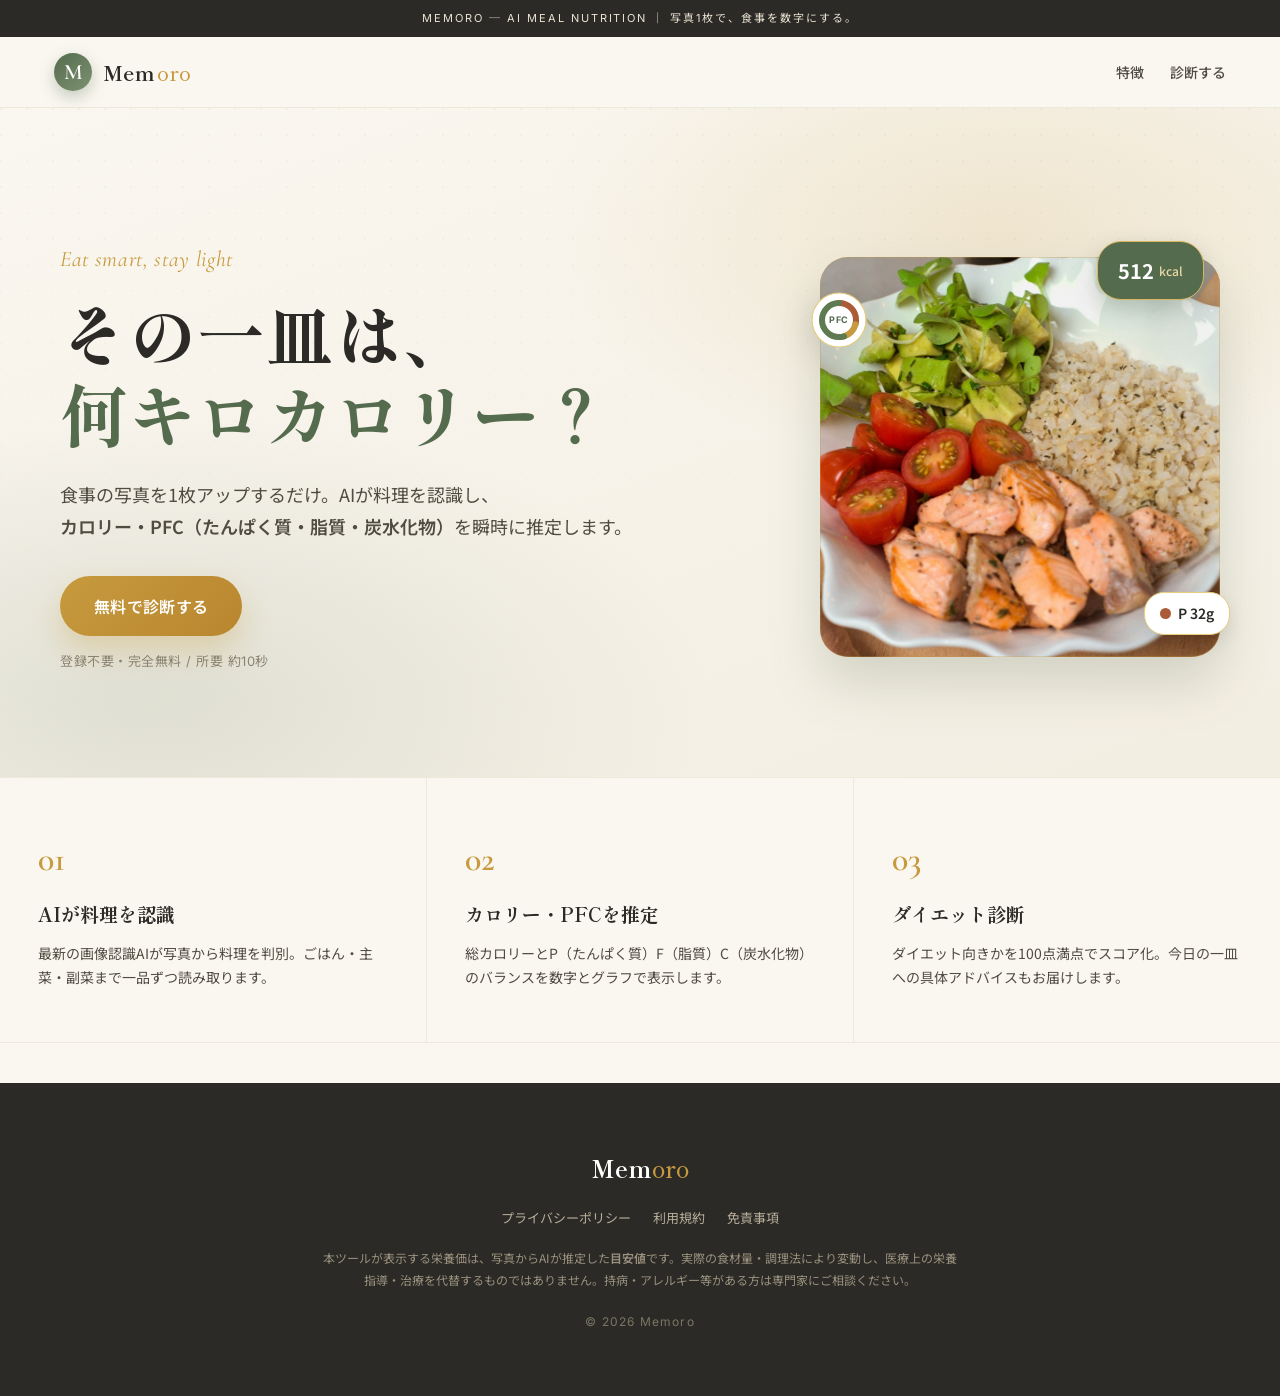
<file: index.html>
<!DOCTYPE html>
<html lang="ja">
<head>
<meta charset="UTF-8" />
<meta name="viewport" content="width=device-width, initial-scale=1.0" />
<title>Memoro｜AI食事栄養診断（カロリー・PFC）</title>
<meta name="description" content="食事の写真を1枚アップするだけで、AIがカロリー・たんぱく質・脂質・炭水化物を推定。ダイエットの味方になる食事診断ツール Memoro。" />
<meta property="og:title" content="Memoro｜AI食事栄養診断" />
<meta property="og:description" content="写真1枚で、食事を数字に。AIがカロリー・PFCを瞬時に推定します。" />
<meta property="og:type" content="website" />
<meta property="og:url" content="https://yuya-suzuki-37.github.io/memoro-diet/" />
<meta property="og:site_name" content="Memoro" />
<meta property="og:image" content="https://yuya-suzuki-37.github.io/memoro-diet/ogp.png" />
<meta property="og:image:width" content="1200" />
<meta property="og:image:height" content="630" />
<meta name="twitter:card" content="summary_large_image" />
<meta name="twitter:title" content="Memoro｜AI食事栄養診断" />
<meta name="twitter:description" content="写真1枚で、食事を数字に。AIがカロリー・PFCを瞬時に推定します。" />
<meta name="twitter:image" content="https://yuya-suzuki-37.github.io/memoro-diet/ogp.png" />
<link rel="preconnect" href="https://fonts.googleapis.com">
<link rel="preconnect" href="https://fonts.gstatic.com" crossorigin>
<link href="https://fonts.googleapis.com/css2?family=Noto+Sans+JP:wght@300;400;500;600;700&family=Shippori+Mincho:wght@500;600;700;800&family=Cormorant+Garamond:ital,wght@0,400;0,500;0,600;1,400&family=Inter:wght@300;400;500;600;700&display=swap" rel="stylesheet">
<link rel="stylesheet" href="style.css?v=12" />
</head>
<body class="lx">

<div class="lx-topbar">MEMORO ─ AI MEAL NUTRITION ｜ 写真1枚で、食事を数字にする。</div>

<header class="lx-header">
  <a class="lx-logo" href="#top">
    <span class="lx-logo-mark">M</span>
    <span class="lx-logo-text">Mem<em>oro</em></span>
  </a>
  <nav class="lx-nav">
    <a href="#about">特徴</a>
    <a href="#start" class="js-reveal">診断する</a>
  </nav>
</header>

<!-- HERO -->
<section class="lx-hero" id="top">
  <div class="lx-hero-bg" aria-hidden="true"></div>
  <div class="lx-hero-inner">
    <div class="lx-hero-text">
      <p class="lx-hero-eyebrow">Eat smart, stay light</p>
      <h1 class="lx-hero-title">その一皿は、<br><i>何キロカロリー？</i></h1>
      <p class="lx-hero-lead">
        食事の写真を1枚アップするだけ。AIが料理を認識し、<br>
        <strong>カロリー・PFC（たんぱく質・脂質・炭水化物）</strong>を瞬時に推定します。
      </p>
      <a href="#start" class="lx-btn lx-btn-gold js-reveal">無料で診断する</a>
      <p class="lx-hero-note">登録不要・完全無料 / 所要 約10秒</p>
    </div>
    <div class="lx-hero-visual" aria-hidden="true">
      <div class="hero-photo">
        <img src="hero.jpg" alt="健康的な食事の一皿">
        <div class="hp-chip hp-cal hero-chip">512 <small>kcal</small></div>
        <div class="hp-chip hp-pfc hero-chip hero-chip-b"><svg width="74" height="74" viewBox="0 0 74 74" aria-hidden="true"><circle cx="37" cy="37" r="27" fill="#fff"/><circle cx="37" cy="37" r="27" fill="none" stroke="#E7CC7E" stroke-width="1.2"/><circle cx="37" cy="37" r="17" fill="none" stroke="#EFE8D8" stroke-width="6"/><g transform="rotate(-90 37 37)"><circle cx="37" cy="37" r="17" fill="none" stroke="#AC5B37" stroke-width="6" stroke-dasharray="31 76" stroke-linecap="round"/><circle cx="37" cy="37" r="17" fill="none" stroke="#C79A3E" stroke-width="6" stroke-dasharray="17 90" stroke-dashoffset="-31" stroke-linecap="round"/><circle cx="37" cy="37" r="17" fill="none" stroke="#5E7A50" stroke-width="6" stroke-dasharray="58 49" stroke-dashoffset="-48" stroke-linecap="round"/></g><text x="37" y="40" text-anchor="middle" font-family="Inter,sans-serif" font-size="9" font-weight="700" fill="#556B4E" letter-spacing="0.06em">PFC</text></svg></div>
        <div class="hp-chip hp-p hero-chip hero-chip-c"><i></i>P 32g</div>
      </div>
    </div>
  </div>
</section>

<!-- ABOUT -->
<section class="lx-about" id="about">
  <div class="lx-about-item"><span class="lx-about-no">01</span><h3>AIが料理を認識</h3><p>最新の画像認識AIが写真から料理を判別。ごはん・主菜・副菜まで一品ずつ読み取ります。</p></div>
  <div class="lx-about-item"><span class="lx-about-no">02</span><h3>カロリー・PFCを推定</h3><p>総カロリーとP（たんぱく質）F（脂質）C（炭水化物）のバランスを数字とグラフで表示します。</p></div>
  <div class="lx-about-item"><span class="lx-about-no">03</span><h3>ダイエット診断</h3><p>ダイエット向きかを100点満点でスコア化。今日の一皿への具体アドバイスもお届けします。</p></div>
</section>

<!-- STEP 01: UPLOAD -->
<section class="lx-start" id="start" hidden>
  <div class="lx-sec-head">
    <span class="lx-sec-no">STEP 01</span>
    <h2 class="lx-sec-title">食事の写真をアップロード</h2>
    <p class="lx-sec-sub">料理全体が写るように、真上〜斜め上から明るく撮るのがおすすめ。一品でも定食でもOK。写真はAI解析のためだけに使用され、保存されません。</p>
  </div>
  <div class="lx-upload-panel">
    <div id="up">
      <input type="file" id="file" accept="image/*" capture="environment" hidden>
      <label for="file" class="up-btn">📷 食事の写真を選ぶ / 撮影する</label>
      <p class="up-hint">または <b>⌘V で貼り付け</b> ／ ここに画像を <b>ドラッグ&ドロップ</b></p>
      <div class="preview" id="preview" hidden>
        <img id="preview-img" alt="アップロードした食事" />
      </div>
      <p id="status" class="up-status">JPEG / PNG / HEIC（iPhone写真）に対応しています。</p>
      <div id="after-upload" class="lx-actions" hidden>
        <button class="lx-btn lx-btn-green" id="analyze">この食事を診断する</button>
        <button class="lx-btn lx-btn-ghost" id="reselect">写真を選び直す</button>
      </div>
    </div>
  </div>

  <!-- プロフィール（任意・JSで描画） -->
  <div id="profile-mount"></div>
</section>

<!-- RESULT -->
<section class="lx-section" id="result" hidden>
  <div class="lx-sec-head">
    <span class="lx-sec-no">RESULT</span>
    <h2 class="lx-sec-title">あなたの食事診断</h2>
  </div>
  <div id="result-body"></div>
</section>

<!-- FOOTER -->
<footer class="lx-footer">
  <div class="lx-foot-brand">Mem<em>oro</em></div>
  <div class="lx-foot-links"><a href="./privacy.html">プライバシーポリシー</a><a href="./terms.html">利用規約</a><a href="./disclaimer.html">免責事項</a></div>
  <p class="lx-foot-disc">本ツールが表示する栄養価は、写真からAIが推定した<strong>目安値</strong>です。実際の食材量・調理法により変動し、医療上の栄養指導・治療を代替するものではありません。持病・アレルギー等がある方は専門家にご相談ください。</p>
  <div class="lx-foot-copy">© 2026 Memoro</div>
</footer>

<div id="loading" class="loading" hidden><div class="spin"></div><span id="loading-text">AIが食事を解析中…</span></div>

<script src="config.js?v=1"></script>
<script type="module" src="app.js?v=10"></script>
</body>
</html>
</file>
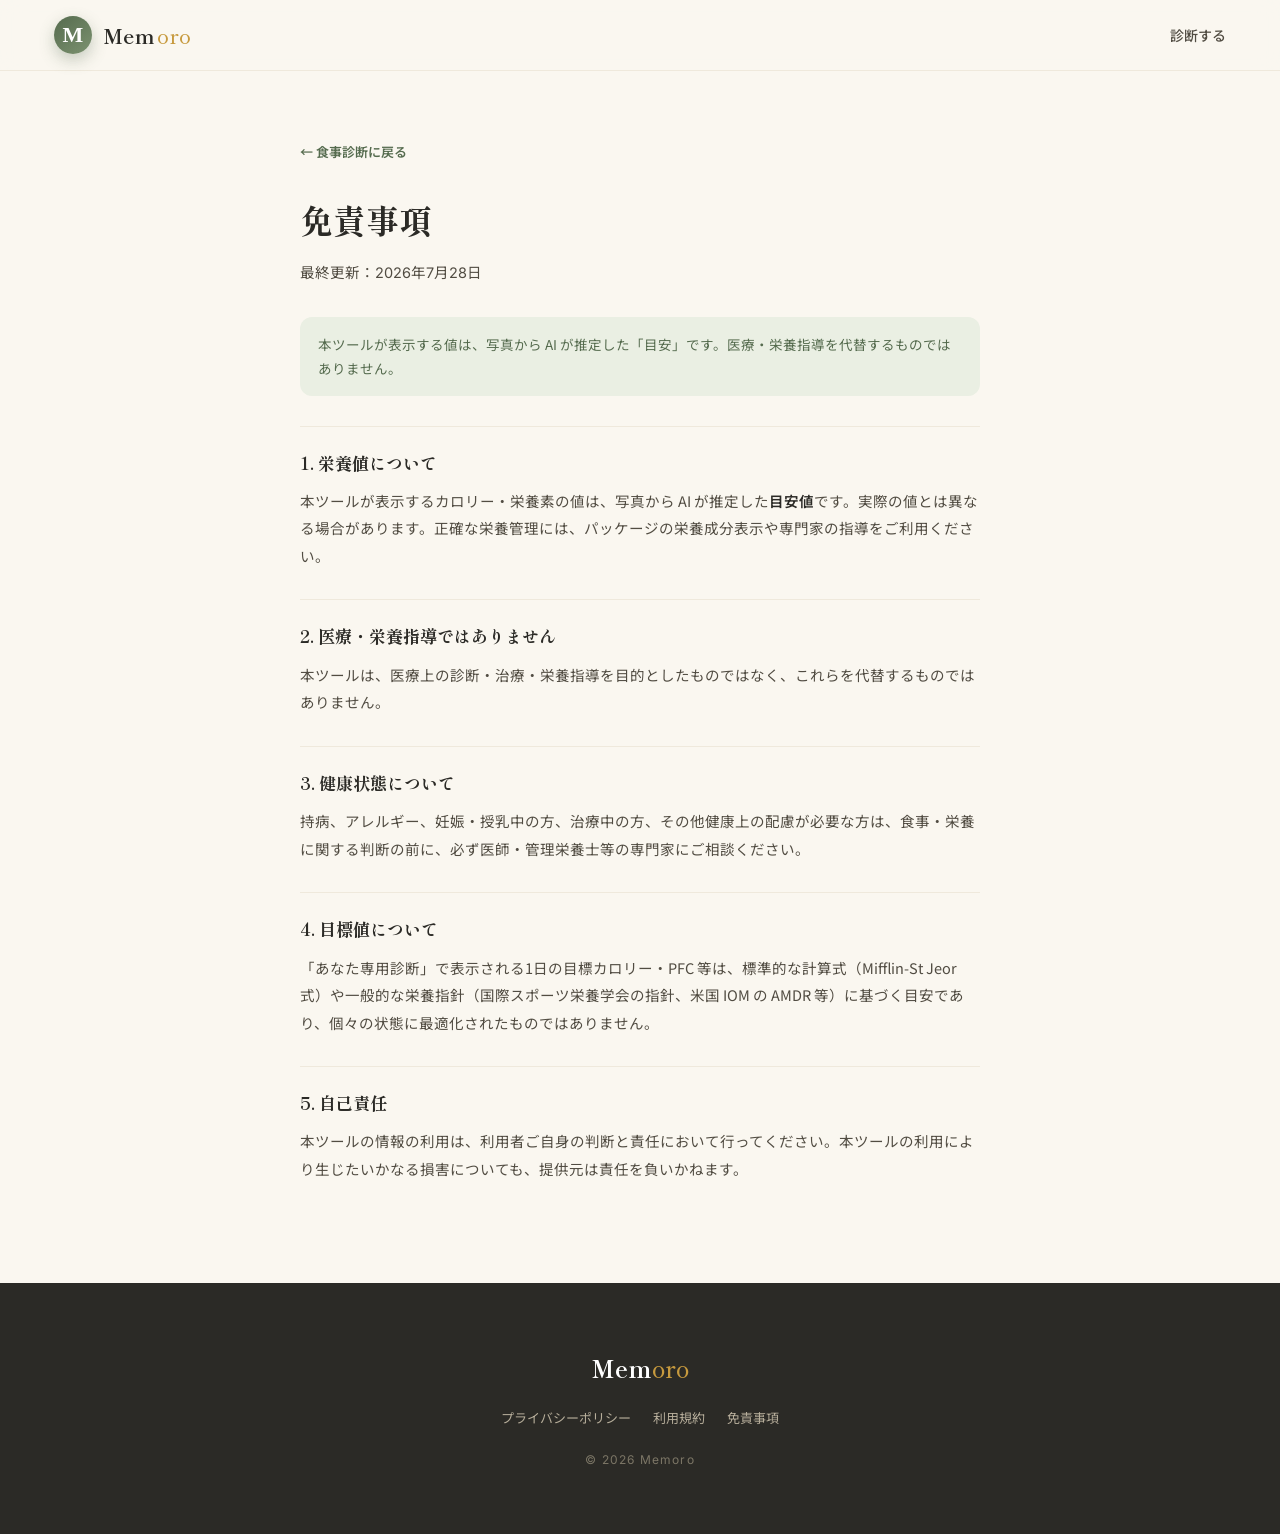
<file: disclaimer.html>
<!DOCTYPE html>
<html lang="ja">
<head>
<meta charset="UTF-8" />
<meta name="viewport" content="width=device-width, initial-scale=1.0" />
<title>免責事項｜Memoro</title>
<meta name="robots" content="noindex" />
<link href="https://fonts.googleapis.com/css2?family=Noto+Sans+JP:wght@300;400;500;600;700&family=Shippori+Mincho:wght@500;600;700&family=Inter:wght@400;500;600;700&display=swap" rel="stylesheet">
<link rel="stylesheet" href="style.css?v=8" />
</head>
<body class="lx">
<header class="lx-header">
  <a class="lx-logo" href="./"><span class="lx-logo-mark">M</span><span class="lx-logo-text">Mem<em>oro</em></span></a>
  <nav class="lx-nav"><a href="./">診断する</a></nav>
</header>

<article class="legal">
  <a class="legal-back" href="./">← 食事診断に戻る</a>
  <h1>免責事項</h1>
  <p class="legal-updated">最終更新：2026年7月28日</p>

  <div class="legal-note">本ツールが表示する値は、写真から AI が推定した「目安」です。医療・栄養指導を代替するものではありません。</div>

  <h2>1. 栄養値について</h2>
  <p>本ツールが表示するカロリー・栄養素の値は、写真から AI が推定した<strong>目安値</strong>です。実際の値とは異なる場合があります。正確な栄養管理には、パッケージの栄養成分表示や専門家の指導をご利用ください。</p>

  <h2>2. 医療・栄養指導ではありません</h2>
  <p>本ツールは、医療上の診断・治療・栄養指導を目的としたものではなく、これらを代替するものではありません。</p>

  <h2>3. 健康状態について</h2>
  <p>持病、アレルギー、妊娠・授乳中の方、治療中の方、その他健康上の配慮が必要な方は、食事・栄養に関する判断の前に、必ず医師・管理栄養士等の専門家にご相談ください。</p>

  <h2>4. 目標値について</h2>
  <p>「あなた専用診断」で表示される1日の目標カロリー・PFC 等は、標準的な計算式（Mifflin-St Jeor 式）や一般的な栄養指針（国際スポーツ栄養学会の指針、米国 IOM の AMDR 等）に基づく目安であり、個々の状態に最適化されたものではありません。</p>

  <h2>5. 自己責任</h2>
  <p>本ツールの情報の利用は、利用者ご自身の判断と責任において行ってください。本ツールの利用により生じたいかなる損害についても、提供元は責任を負いかねます。</p>
</article>

<footer class="lx-footer">
  <div class="lx-foot-brand">Mem<em>oro</em></div>
  <div class="lx-foot-links"><a href="./privacy.html">プライバシーポリシー</a><a href="./terms.html">利用規約</a><a href="./disclaimer.html">免責事項</a></div>
  <div class="lx-foot-copy">© 2026 Memoro</div>
</footer>
</body>
</html>
</file>
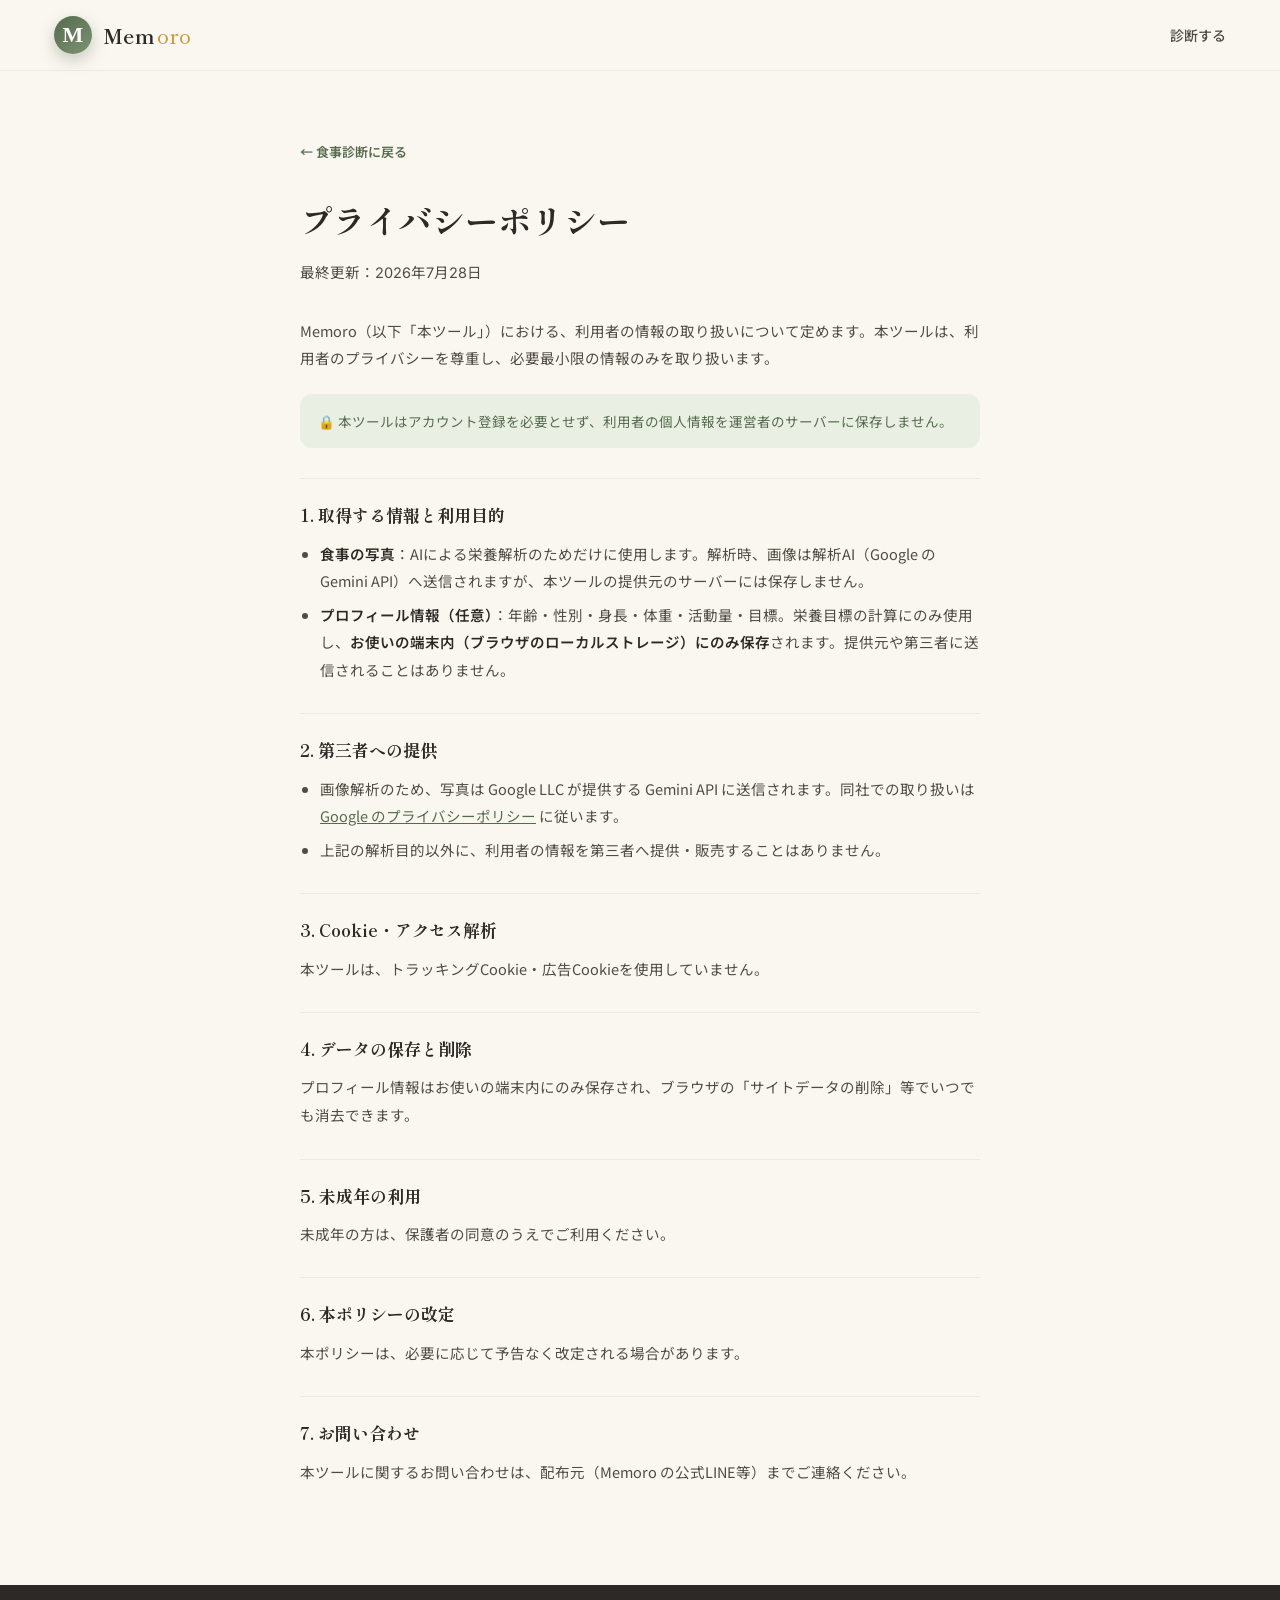
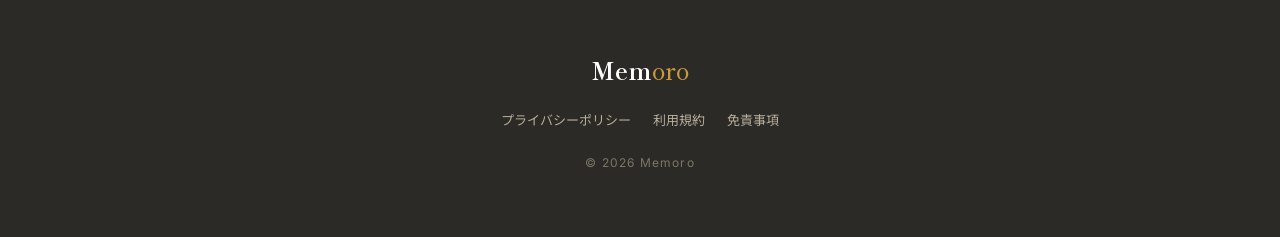
<file: privacy.html>
<!DOCTYPE html>
<html lang="ja">
<head>
<meta charset="UTF-8" />
<meta name="viewport" content="width=device-width, initial-scale=1.0" />
<title>プライバシーポリシー｜Memoro</title>
<meta name="robots" content="noindex" />
<link href="https://fonts.googleapis.com/css2?family=Noto+Sans+JP:wght@300;400;500;600;700&family=Shippori+Mincho:wght@500;600;700&family=Inter:wght@400;500;600;700&display=swap" rel="stylesheet">
<link rel="stylesheet" href="style.css?v=8" />
</head>
<body class="lx">
<header class="lx-header">
  <a class="lx-logo" href="./"><span class="lx-logo-mark">M</span><span class="lx-logo-text">Mem<em>oro</em></span></a>
  <nav class="lx-nav"><a href="./">診断する</a></nav>
</header>

<article class="legal">
  <a class="legal-back" href="./">← 食事診断に戻る</a>
  <h1>プライバシーポリシー</h1>
  <p class="legal-updated">最終更新：2026年7月28日</p>

  <p>Memoro（以下「本ツール」）における、利用者の情報の取り扱いについて定めます。本ツールは、利用者のプライバシーを尊重し、必要最小限の情報のみを取り扱います。</p>

  <div class="legal-note">🔒 本ツールはアカウント登録を必要とせず、利用者の個人情報を運営者のサーバーに保存しません。</div>

  <h2>1. 取得する情報と利用目的</h2>
  <ul>
    <li><strong>食事の写真</strong>：AIによる栄養解析のためだけに使用します。解析時、画像は解析AI（Google の Gemini API）へ送信されますが、本ツールの提供元のサーバーには保存しません。</li>
    <li><strong>プロフィール情報（任意）</strong>：年齢・性別・身長・体重・活動量・目標。栄養目標の計算にのみ使用し、<strong>お使いの端末内（ブラウザのローカルストレージ）にのみ保存</strong>されます。提供元や第三者に送信されることはありません。</li>
  </ul>

  <h2>2. 第三者への提供</h2>
  <ul>
    <li>画像解析のため、写真は Google LLC が提供する Gemini API に送信されます。同社での取り扱いは <a href="https://policies.google.com/privacy" target="_blank" rel="noopener">Google のプライバシーポリシー</a> に従います。</li>
    <li>上記の解析目的以外に、利用者の情報を第三者へ提供・販売することはありません。</li>
  </ul>

  <h2>3. Cookie・アクセス解析</h2>
  <p>本ツールは、トラッキングCookie・広告Cookieを使用していません。</p>

  <h2>4. データの保存と削除</h2>
  <p>プロフィール情報はお使いの端末内にのみ保存され、ブラウザの「サイトデータの削除」等でいつでも消去できます。</p>

  <h2>5. 未成年の利用</h2>
  <p>未成年の方は、保護者の同意のうえでご利用ください。</p>

  <h2>6. 本ポリシーの改定</h2>
  <p>本ポリシーは、必要に応じて予告なく改定される場合があります。</p>

  <h2>7. お問い合わせ</h2>
  <p>本ツールに関するお問い合わせは、配布元（Memoro の公式LINE等）までご連絡ください。</p>
</article>

<footer class="lx-footer">
  <div class="lx-foot-brand">Mem<em>oro</em></div>
  <div class="lx-foot-links"><a href="./privacy.html">プライバシーポリシー</a><a href="./terms.html">利用規約</a><a href="./disclaimer.html">免責事項</a></div>
  <div class="lx-foot-copy">© 2026 Memoro</div>
</footer>
</body>
</html>
</file>
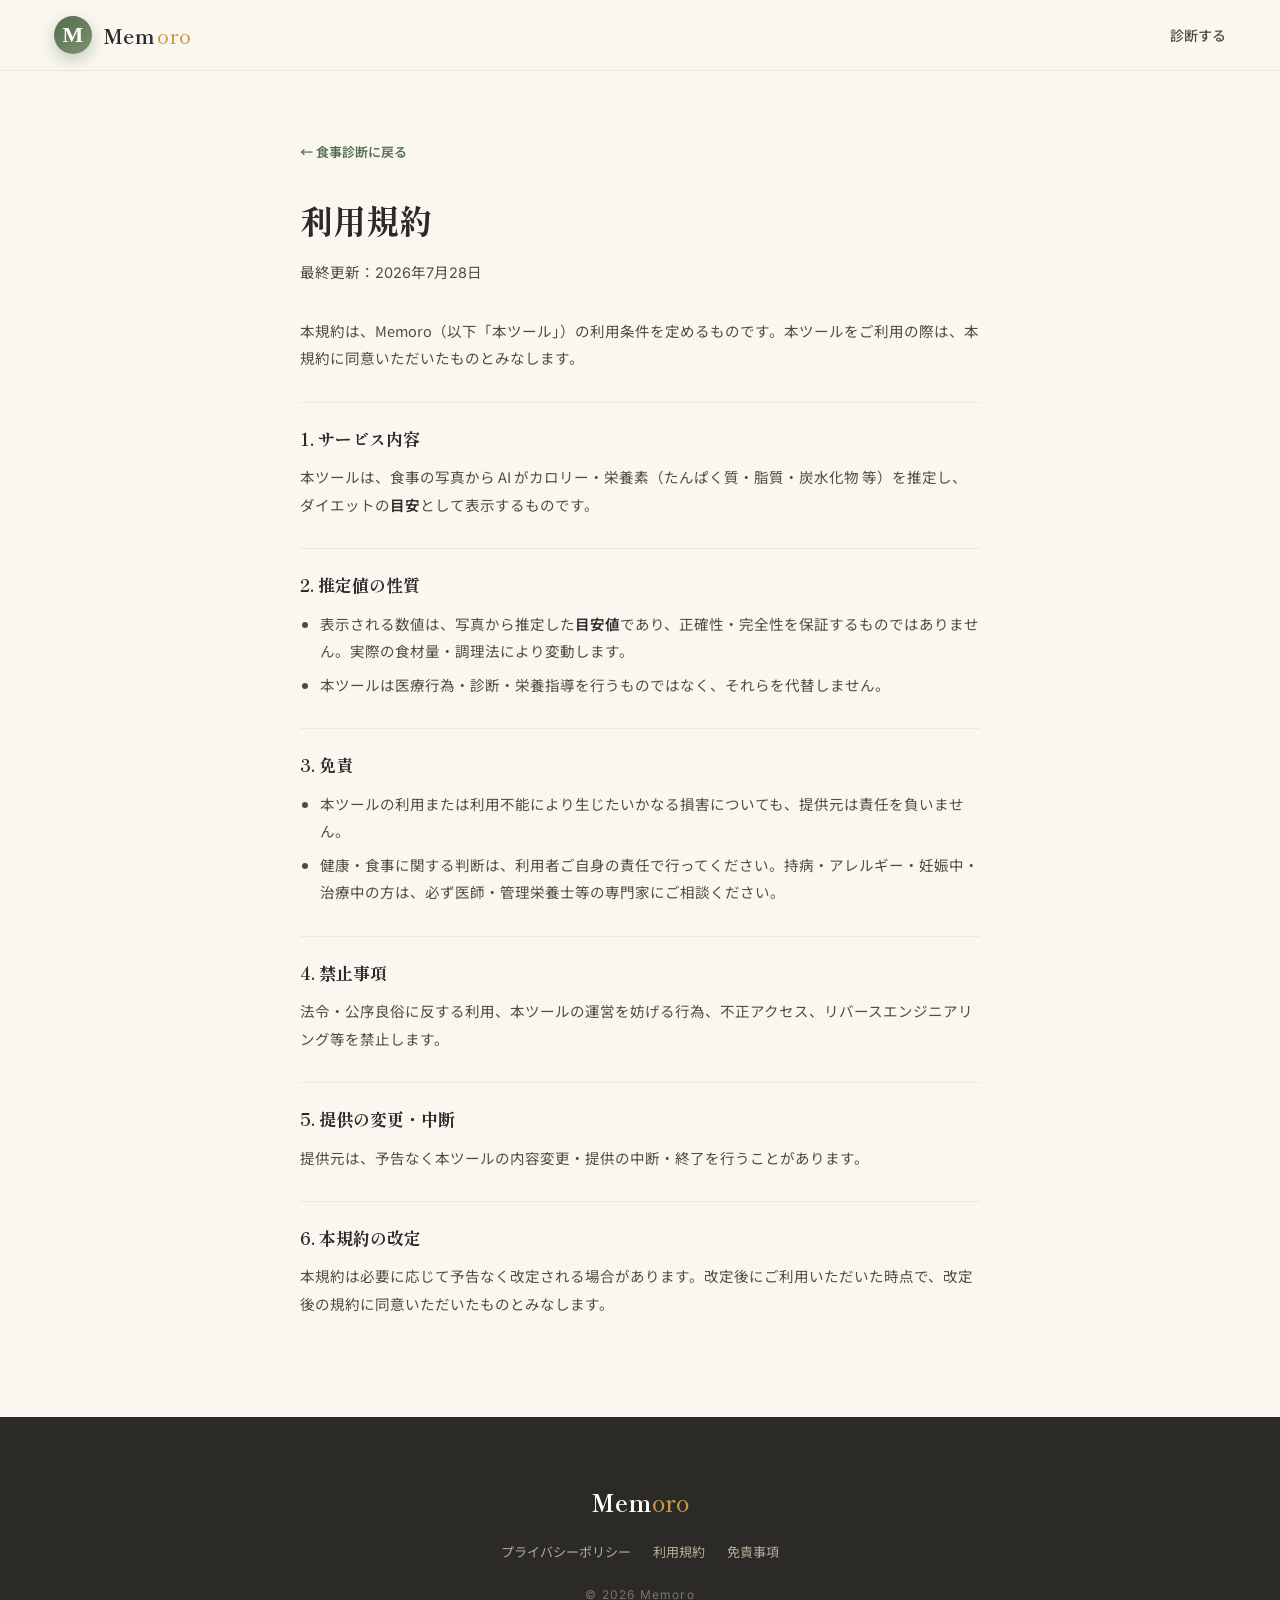
<file: terms.html>
<!DOCTYPE html>
<html lang="ja">
<head>
<meta charset="UTF-8" />
<meta name="viewport" content="width=device-width, initial-scale=1.0" />
<title>利用規約｜Memoro</title>
<meta name="robots" content="noindex" />
<link href="https://fonts.googleapis.com/css2?family=Noto+Sans+JP:wght@300;400;500;600;700&family=Shippori+Mincho:wght@500;600;700&family=Inter:wght@400;500;600;700&display=swap" rel="stylesheet">
<link rel="stylesheet" href="style.css?v=8" />
</head>
<body class="lx">
<header class="lx-header">
  <a class="lx-logo" href="./"><span class="lx-logo-mark">M</span><span class="lx-logo-text">Mem<em>oro</em></span></a>
  <nav class="lx-nav"><a href="./">診断する</a></nav>
</header>

<article class="legal">
  <a class="legal-back" href="./">← 食事診断に戻る</a>
  <h1>利用規約</h1>
  <p class="legal-updated">最終更新：2026年7月28日</p>

  <p>本規約は、Memoro（以下「本ツール」）の利用条件を定めるものです。本ツールをご利用の際は、本規約に同意いただいたものとみなします。</p>

  <h2>1. サービス内容</h2>
  <p>本ツールは、食事の写真から AI がカロリー・栄養素（たんぱく質・脂質・炭水化物 等）を推定し、ダイエットの<strong>目安</strong>として表示するものです。</p>

  <h2>2. 推定値の性質</h2>
  <ul>
    <li>表示される数値は、写真から推定した<strong>目安値</strong>であり、正確性・完全性を保証するものではありません。実際の食材量・調理法により変動します。</li>
    <li>本ツールは医療行為・診断・栄養指導を行うものではなく、それらを代替しません。</li>
  </ul>

  <h2>3. 免責</h2>
  <ul>
    <li>本ツールの利用または利用不能により生じたいかなる損害についても、提供元は責任を負いません。</li>
    <li>健康・食事に関する判断は、利用者ご自身の責任で行ってください。持病・アレルギー・妊娠中・治療中の方は、必ず医師・管理栄養士等の専門家にご相談ください。</li>
  </ul>

  <h2>4. 禁止事項</h2>
  <p>法令・公序良俗に反する利用、本ツールの運営を妨げる行為、不正アクセス、リバースエンジニアリング等を禁止します。</p>

  <h2>5. 提供の変更・中断</h2>
  <p>提供元は、予告なく本ツールの内容変更・提供の中断・終了を行うことがあります。</p>

  <h2>6. 本規約の改定</h2>
  <p>本規約は必要に応じて予告なく改定される場合があります。改定後にご利用いただいた時点で、改定後の規約に同意いただいたものとみなします。</p>
</article>

<footer class="lx-footer">
  <div class="lx-foot-brand">Mem<em>oro</em></div>
  <div class="lx-foot-links"><a href="./privacy.html">プライバシーポリシー</a><a href="./terms.html">利用規約</a><a href="./disclaimer.html">免責事項</a></div>
  <div class="lx-foot-copy">© 2026 Memoro</div>
</footer>
</body>
</html>
</file>
<file: style.css>
/* ============================================================
   Memoro — AI食事栄養診断
   デザイン言語: Coloria/Ligne Atelier 系「lx-」ラグジュアリー
   ============================================================ */
:root{
  --cream:#FAF7F0;
  --cream-2:#F3EEE2;
  --paper:#FFFFFF;
  --ink:#2B2A26;
  --ink-soft:#514C42;
  --muted:#8A8272;
  --line:#E7E0D1;
  --line-soft:#EFE9DC;

  --sage-deep:#556B4E;   /* primary green */
  --sage:#7C9270;
  --sage-soft:#EAEFE3;
  --gold:#C79A3E;        /* accent */
  --gold-soft:#F3E9CE;
  --terra:#C15F3C;       /* CTA / warm accent */
  --terra-deep:#A94E30;

  --p:#D06A4E;  /* protein  たんぱく質 */
  --f:#E0A73B;  /* fat      脂質 */
  --c:#5E86A8;  /* carb     炭水化物 */

  --shadow:0 18px 50px rgba(43,42,38,.10);
  --shadow-soft:0 8px 24px rgba(43,42,38,.07);
  --radius:20px;
  --serif:"Shippori Mincho", serif;
  --disp:"Cormorant Garamond", serif;
  --sans:"Noto Sans JP", system-ui, sans-serif;
  --num:"Inter", "Noto Sans JP", sans-serif;
}

*{box-sizing:border-box;margin:0;padding:0}
/* hidden属性を最優先に（.loading/.lx-actions等の display 指定より強くする） */
[hidden]{display:none !important}
html{scroll-behavior:smooth}
body.lx{
  font-family:var(--sans);
  color:var(--ink);
  background:var(--cream);
  line-height:1.75;
  -webkit-font-smoothing:antialiased;
  overflow-x:hidden;
}
img{max-width:100%;display:block}
strong{font-weight:600}
em{font-style:normal}

/* ---------- Topbar ---------- */
.lx-topbar{
  background:var(--ink);
  color:#EBE3D2;
  font-family:var(--num);
  font-size:11px;
  letter-spacing:.18em;
  text-align:center;
  padding:9px 12px;
  text-transform:uppercase;
}

/* ---------- Header ---------- */
.lx-header{
  position:sticky;top:0;z-index:50;
  display:flex;align-items:center;justify-content:space-between;
  padding:16px clamp(18px,5vw,54px);
  background:rgba(250,247,240,.86);
  backdrop-filter:blur(12px);
  border-bottom:1px solid var(--line-soft);
}
.lx-logo{display:flex;align-items:center;gap:11px;text-decoration:none;color:var(--ink)}
.lx-logo-mark{
  width:38px;height:38px;border-radius:50%;
  display:grid;place-items:center;
  background:linear-gradient(140deg,var(--sage-deep),var(--sage));
  color:#fff;font-family:var(--disp);font-size:22px;font-weight:600;
  box-shadow:0 6px 16px rgba(85,107,78,.32);
}
.lx-logo-text{font-family:var(--serif);font-size:20px;font-weight:700;letter-spacing:.02em}
.lx-logo-text em{color:var(--gold);font-weight:500;margin-left:2px}
.lx-nav{display:flex;gap:26px}
.lx-nav a{
  text-decoration:none;color:var(--ink-soft);font-size:14px;font-weight:500;
  position:relative;padding:4px 0;cursor:pointer;
}
.lx-nav a::after{content:"";position:absolute;left:0;bottom:-2px;width:0;height:1.5px;background:var(--gold);transition:width .3s}
.lx-nav a:hover::after{width:100%}

/* ---------- Buttons ---------- */
.lx-btn{
  display:inline-flex;align-items:center;justify-content:center;gap:8px;
  font-family:var(--sans);font-size:16px;font-weight:600;
  padding:16px 34px;border-radius:999px;border:none;cursor:pointer;
  text-decoration:none;transition:all .25s ease;letter-spacing:.02em;
}
.lx-btn-gold{background:linear-gradient(135deg,var(--gold),#B9862E);color:#fff;box-shadow:0 14px 30px rgba(199,154,62,.30)}
.lx-btn-gold:hover{transform:translateY(-2px);box-shadow:0 18px 38px rgba(199,154,62,.40)}
.lx-btn-green{background:var(--sage-deep);color:#fff;box-shadow:0 14px 30px rgba(85,107,78,.26)}
.lx-btn-green:hover:not(:disabled){background:#465A40;transform:translateY(-2px)}
.lx-btn-green:disabled{opacity:.45;cursor:not-allowed;box-shadow:none}
.lx-btn-terra{background:var(--terra);color:#fff;box-shadow:0 14px 30px rgba(193,95,60,.30)}
.lx-btn-terra:hover{background:var(--terra-deep);transform:translateY(-2px)}
.lx-btn-ghost{background:transparent;color:var(--ink-soft);border:1.5px solid var(--line);font-weight:500}
.lx-btn-ghost:hover{border-color:var(--sage);color:var(--sage-deep)}

/* ---------- Hero ---------- */
.lx-hero{position:relative;overflow:hidden;padding:clamp(64px,12vw,132px) clamp(20px,6vw,60px) clamp(56px,10vw,104px)}
.lx-hero-bg{
  position:absolute;inset:0;z-index:0;
  background:
    radial-gradient(60% 60% at 78% 18%, rgba(199,154,62,.16), transparent 60%),
    radial-gradient(70% 70% at 12% 88%, rgba(85,107,78,.14), transparent 62%),
    linear-gradient(160deg,var(--cream),var(--cream-2));
}
.lx-hero-bg::after{
  content:"";position:absolute;inset:0;opacity:.5;
  background-image:radial-gradient(circle at 1px 1px, rgba(85,107,78,.10) 1px, transparent 0);
  background-size:26px 26px;
  -webkit-mask-image:linear-gradient(180deg,#000,transparent 80%);
  mask-image:linear-gradient(180deg,#000,transparent 80%);
}
.lx-hero-inner{position:relative;z-index:1;max-width:1160px;margin:0 auto;display:flex;align-items:center;gap:clamp(24px,4vw,56px)}
.lx-hero-text{flex:1 1 460px;min-width:0}
.lx-hero-visual{flex:0 0 auto;width:min(40vw,400px)}
.hero-photo{position:relative;width:100%}
.hero-photo>img{width:100%;aspect-ratio:1/1;object-fit:cover;border-radius:28px;display:block;box-shadow:0 26px 52px rgba(85,107,78,.22);outline:1px solid rgba(199,154,62,.32);outline-offset:-1px}
.hp-chip{position:absolute;display:flex;align-items:center}
.hp-cal{top:-16px;right:16px;gap:5px;background:var(--sage-deep);color:#fff;font-weight:700;font-size:20px;padding:11px 20px;border-radius:24px;border:1px solid #D9B65E;box-shadow:0 10px 22px rgba(85,107,78,.3)}
.hp-cal small{font-size:12px;font-weight:500;color:#E9D7A6}
.hp-pfc{top:26px;left:-18px;filter:drop-shadow(0 8px 16px rgba(0,0,0,.12))}
.hp-pfc svg{display:block}
.hp-p{bottom:22px;right:-10px;gap:7px;background:#fff;border:1px solid #E7CC7E;border-radius:20px;padding:8px 15px;font-weight:600;font-size:14px;color:var(--ink);box-shadow:0 8px 18px rgba(0,0,0,.1)}
.hp-p i{width:11px;height:11px;border-radius:50%;background:#AC5B37}
.hero-chip{animation:heroFloat 4.5s ease-in-out infinite}
.hero-chip-b{animation-duration:5.4s;animation-delay:.4s}
.hero-chip-c{animation-duration:5s;animation-delay:.9s}
@keyframes heroFloat{0%,100%{transform:translateY(0)}50%{transform:translateY(-7px)}}
@media (prefers-reduced-motion:reduce){.hero-chip{animation:none}}
@media (max-width:880px){
  .lx-hero-inner{flex-direction:column;align-items:flex-start;gap:8px}
  .lx-hero-visual{width:min(78vw,340px);align-self:center;margin-top:4px}
}
.lx-hero-eyebrow{font-family:var(--disp);font-style:italic;font-size:22px;color:var(--gold);letter-spacing:.03em;margin-bottom:14px}
.lx-hero-title{font-family:var(--serif);font-weight:800;font-size:clamp(38px,7vw,68px);line-height:1.18;letter-spacing:.01em}
.lx-hero-title i{color:var(--sage-deep);font-style:normal}
.lx-hero-lead{margin-top:26px;font-size:clamp(15px,2vw,18px);color:var(--ink-soft);max-width:600px}
.lx-hero .lx-btn{margin-top:34px}
.lx-hero-note{margin-top:14px;font-size:13px;color:var(--muted);font-family:var(--num);letter-spacing:.04em}

/* ---------- About ---------- */
.lx-about{
  display:grid;grid-template-columns:repeat(3,1fr);gap:1px;
  background:var(--line-soft);
  border-top:1px solid var(--line-soft);border-bottom:1px solid var(--line-soft);
}
.lx-about-item{background:var(--cream);padding:clamp(30px,5vw,52px) clamp(22px,3vw,38px)}
.lx-about-no{font-family:var(--disp);font-size:34px;color:var(--gold);font-weight:600}
.lx-about-item h3{font-family:var(--serif);font-size:19px;font-weight:700;margin:8px 0 10px}
.lx-about-item p{font-size:14px;color:var(--ink-soft)}

/* ---------- Section frame ---------- */
.lx-start,.lx-section{max-width:820px;margin:0 auto;padding:clamp(48px,8vw,86px) clamp(20px,5vw,40px)}
.lx-sec-head{text-align:center;margin-bottom:36px}
.lx-sec-no{font-family:var(--num);font-size:12px;font-weight:600;letter-spacing:.28em;color:var(--gold);text-transform:uppercase}
.lx-sec-title{font-family:var(--serif);font-size:clamp(26px,4.5vw,36px);font-weight:700;margin-top:10px}
.lx-sec-sub{margin-top:14px;font-size:14px;color:var(--ink-soft);max-width:560px;margin-left:auto;margin-right:auto}
.lx-actions{display:flex;flex-wrap:wrap;gap:12px;justify-content:center;margin-top:26px}

/* ---------- Upload ---------- */
.lx-upload-panel{
  background:var(--paper);border-radius:var(--radius);
  box-shadow:var(--shadow);border:1px solid var(--line-soft);
  padding:clamp(26px,4vw,44px);text-align:center;
}
.up-btn{
  display:inline-flex;align-items:center;gap:10px;
  background:var(--sage-soft);color:var(--sage-deep);
  border:1.5px dashed var(--sage);border-radius:14px;
  padding:20px 30px;font-size:16px;font-weight:600;cursor:pointer;transition:all .2s;
}
.up-btn:hover{background:#E1E9D8;transform:translateY(-1px)}
.up-hint{margin-top:14px;font-size:13px;color:var(--muted)}
.up-hint b{color:var(--ink-soft)}
.preview{margin-top:24px}
.preview img{max-height:340px;width:auto;margin:0 auto;border-radius:14px;box-shadow:var(--shadow-soft)}
.up-status{margin-top:18px;font-size:13px;color:var(--muted)}
.up-status.err{color:var(--terra);font-weight:500}
.drop-over .lx-upload-panel{outline:2px dashed var(--sage);outline-offset:6px;background:var(--sage-soft)}

/* ============================================================
   RESULT
   ============================================================ */
.rz{display:flex;flex-direction:column;gap:22px}

/* dish header */
.rz-dish{text-align:center}
.rz-dish h3{font-family:var(--serif);font-size:clamp(22px,4vw,30px);font-weight:700}
.rz-conf{display:inline-flex;align-items:center;gap:6px;margin-top:8px;font-size:12px;color:var(--muted);font-family:var(--num)}
.rz-conf .dot{width:7px;height:7px;border-radius:50%}
.conf-high .dot{background:var(--sage)}
.conf-medium .dot{background:var(--gold)}
.conf-low .dot{background:var(--terra)}

/* calorie hero */
.rz-kcal{
  background:linear-gradient(150deg,var(--sage-deep),#41543B);
  color:#fff;border-radius:var(--radius);padding:34px 24px;text-align:center;
  box-shadow:var(--shadow);position:relative;overflow:hidden;
}
.rz-kcal::before{content:"";position:absolute;top:-40%;right:-10%;width:60%;height:180%;background:radial-gradient(circle,rgba(199,154,62,.28),transparent 70%)}
.rz-kcal .lab{position:relative;font-family:var(--num);font-size:12px;letter-spacing:.24em;text-transform:uppercase;opacity:.82}
.rz-kcal .val{position:relative;font-family:var(--num);font-weight:700;font-size:clamp(52px,12vw,78px);line-height:1;margin:6px 0}
.rz-kcal .val small{font-size:26px;font-weight:500;margin-left:6px;opacity:.85}
.rz-kcal .sub{position:relative;font-size:13px;opacity:.86}

/* PFC */
.rz-card{background:var(--paper);border-radius:var(--radius);border:1px solid var(--line-soft);box-shadow:var(--shadow-soft);padding:clamp(22px,3.5vw,30px)}
.rz-card-h{display:flex;align-items:center;gap:10px;margin-bottom:18px}
.rz-card-h h4{font-family:var(--serif);font-size:18px;font-weight:700}
.rz-card-h .tag{margin-left:auto;font-size:11px;color:var(--muted);font-family:var(--num);letter-spacing:.1em}

.pfc{display:flex;flex-direction:column;gap:16px}
.pfc-row{display:grid;grid-template-columns:76px 1fr auto;align-items:center;gap:12px}
.pfc-name{font-size:14px;font-weight:600}
.pfc-name small{display:block;font-size:11px;color:var(--muted);font-weight:400}
.pfc-bar{height:12px;border-radius:999px;background:var(--cream-2);overflow:hidden}
.pfc-bar span{display:block;height:100%;border-radius:999px;transition:width .9s cubic-bezier(.2,.8,.2,1)}
.pfc-val{font-family:var(--num);font-weight:600;font-size:15px;white-space:nowrap}
.pfc-val small{color:var(--muted);font-weight:400;font-size:12px;margin-left:3px}
.pfc-P .pfc-bar span{background:var(--p)} .pfc-P .pfc-name{color:var(--p)}
.pfc-F .pfc-bar span{background:var(--f)} .pfc-F .pfc-name{color:#C08A1E}
.pfc-C .pfc-bar span{background:var(--c)} .pfc-C .pfc-name{color:var(--c)}
.pfc-legend{margin-top:16px;font-size:12px;color:var(--muted);text-align:center}
.pfc-legend b{color:var(--ink-soft);font-weight:600}
.pfc-lead{font-size:13px;color:var(--ink-soft);margin-bottom:14px;text-align:center}
.pfc-lead b{color:var(--sage-deep)}
.pfc-verdict{display:flex;align-items:center;gap:10px;padding:12px 16px;border-radius:14px;font-size:13.5px;font-weight:600;line-height:1.6;margin-bottom:18px}
.pfc-v-ic{font-size:18px;flex:0 0 auto}
.pfc-verdict.v-good{background:var(--sage-soft);color:var(--sage-deep)}
.pfc-verdict.v-ok{background:#EEF3E7;color:#5a6e4d}
.pfc-verdict.v-warn{background:var(--gold-soft);color:#9A7B2E}
.pfc-val-wrap{display:flex;flex-direction:column;align-items:flex-end;gap:4px}
.pfc-judge{font-size:10.5px;font-weight:700;padding:2px 9px;border-radius:999px;white-space:nowrap}
.pfc-judge.j-good{background:var(--sage-soft);color:var(--sage-deep)}
.pfc-judge.j-ok{background:#EEF3E7;color:#6b7d5c}
.pfc-judge.j-low,.pfc-judge.j-warn{background:var(--gold-soft);color:#9A7B2E}
.pfc-judge.j-bad{background:#FBEAE3;color:var(--terra-deep)}

/* diet score gauge */
.rz-score{display:flex;align-items:center;gap:24px;flex-wrap:wrap;justify-content:center}
.gauge{--v:0;--col:var(--sage);position:relative;width:132px;height:132px;flex:0 0 auto}
.gauge svg{transform:rotate(-90deg)}
.gauge .bg{fill:none;stroke:var(--cream-2);stroke-width:12}
.gauge .fg{fill:none;stroke:var(--col);stroke-width:12;stroke-linecap:round;transition:stroke-dashoffset 1.1s cubic-bezier(.2,.8,.2,1)}
.gauge .num{position:absolute;inset:0;display:grid;place-items:center;flex-direction:column;font-family:var(--num)}
.gauge .num b{font-size:34px;font-weight:700;line-height:1}
.gauge .num span{font-size:11px;color:var(--muted);letter-spacing:.1em}
.rz-score-txt{flex:1;min-width:200px}
.rz-score-txt .verdict{font-family:var(--serif);font-size:20px;font-weight:700;margin-bottom:6px}
.rz-score-txt p{font-size:14px;color:var(--ink-soft)}

/* items table */
.rz-items{display:flex;flex-direction:column;gap:2px}
.rz-item{display:grid;grid-template-columns:1fr auto;gap:8px;padding:12px 2px;border-bottom:1px solid var(--line-soft);align-items:baseline}
.rz-item:last-child{border-bottom:none}
.rz-item .nm{font-size:15px;font-weight:500}
.rz-item .pt{font-size:12px;color:var(--muted);margin-left:8px}
.rz-item .kc{font-family:var(--num);font-weight:600;font-size:15px;color:var(--sage-deep);white-space:nowrap}
.rz-item-l{display:flex;align-items:baseline;flex-wrap:wrap;gap:4px}

/* 出典（成分表 / AI推定）バッジ */
.rz-src{display:inline-flex;align-items:center;font-size:10.5px;font-weight:600;padding:2px 8px;border-radius:999px;letter-spacing:.02em;white-space:nowrap}
.src-seibun{background:var(--sage-soft);color:var(--sage-deep)}
.src-mixed{background:#F3EBDA;color:#9A7B2E}
.src-ai{background:#EFEDE7;color:var(--muted)}
.rz-src-note{margin-top:14px;font-size:11.5px;color:var(--muted);line-height:1.6;border-top:1px dashed var(--line-soft);padding-top:12px}

/* 食品の差し替え・追加（成分表ピッカー・Gemini不使用） */
.ed-swap{width:34px;height:34px;border:1px solid var(--line);background:#fff;border-radius:50%;cursor:pointer;font-size:15px;line-height:1;display:inline-flex;align-items:center;justify-content:center;color:var(--sage-deep)}
.ed-swap:hover{border-color:var(--sage);background:var(--sage-soft)}
.rz-tag-sw{display:inline-block;margin-left:8px;font-size:10.5px;font-weight:700;color:var(--sage-deep);background:var(--sage-soft);border-radius:6px;padding:2px 7px;vertical-align:middle}
.rz-tag-sw.is-add{color:#8A6D1F;background:var(--gold-soft)}
.rz-picker{border:1px solid var(--sage);border-radius:16px;background:#FCFBF7;padding:14px 15px 16px;margin:6px 0 14px;box-shadow:0 10px 26px rgba(85,107,78,.10)}
.rz-picker-h{display:flex;align-items:center;justify-content:space-between;gap:10px;font-size:14px;font-weight:700;color:var(--ink);margin-bottom:11px}
.rz-picker-x{width:28px;height:28px;border:0;background:none;font-size:20px;line-height:1;color:var(--muted);cursor:pointer;border-radius:8px;flex:none}
.rz-picker-x:hover{background:#EEE7D8;color:var(--ink)}
.rz-picker-input{width:100%;box-sizing:border-box;border:1px solid var(--line);border-radius:12px;background:#fff;padding:12px 13px;font-family:inherit;font-size:15px;color:var(--ink)}
.rz-picker-input:focus{outline:none;border-color:var(--sage);box-shadow:0 0 0 3px var(--sage-soft)}
.rz-picker-g{display:flex;align-items:center;gap:8px;font-size:13px;color:var(--ink-soft);margin:10px 2px 4px}
.rz-picker-g input{width:80px;border:1px solid var(--line);border-radius:9px;padding:7px 9px;font-family:inherit;font-size:14px;text-align:right}
.rz-picker-results{margin-top:8px;max-height:270px;overflow-y:auto;display:flex;flex-direction:column;gap:6px}
.pick-item{display:flex;flex-direction:column;align-items:flex-start;gap:2px;width:100%;text-align:left;border:1px solid var(--line-soft);background:#fff;border-radius:11px;padding:10px 12px;cursor:pointer}
.pick-item:hover{border-color:var(--sage);background:var(--sage-soft)}
.pick-nm{font-size:13.5px;font-weight:600;color:var(--ink);line-height:1.4}
.pick-badge{display:inline-block;margin-right:6px;font-size:10px;font-weight:700;color:#fff;background:var(--sage);border-radius:5px;padding:1px 6px;vertical-align:middle}
.pick-mac{font-size:11px;color:var(--muted)}
.pick-note{font-size:12.5px;color:var(--muted);padding:10px 4px;line-height:1.6}
.rz-picker-note{font-size:11px;color:var(--muted);line-height:1.65;margin-top:10px;border-top:1px dashed var(--line-soft);padding-top:9px}

/* 成分表の根拠バンド */
.rz-basis{display:flex;gap:14px;align-items:flex-start;background:linear-gradient(150deg,var(--sage-soft),#F1F5EC);border:1px solid #D8E2CE;border-radius:var(--radius);padding:18px 20px}
.rz-basis.is-ai{background:linear-gradient(150deg,#F4F2EC,#F7F5EF);border-color:var(--line)}
.rz-basis-ic{font-size:22px;line-height:1.2;flex:0 0 auto}
.rz-basis-body{flex:1;min-width:0}
.rz-basis-h{display:flex;align-items:center;gap:10px;flex-wrap:wrap}
.rz-basis-h b{font-family:var(--serif);font-size:15px;color:var(--ink);font-weight:700}
.rz-basis-ratio{font-family:var(--num);font-size:11px;font-weight:700;letter-spacing:.04em;background:var(--sage-deep);color:#fff;padding:3px 10px;border-radius:999px;white-space:nowrap}
.rz-basis-body p{margin-top:5px;font-size:12.5px;color:var(--ink-soft);line-height:1.65}

/* comment */
.rz-comment{background:linear-gradient(150deg,var(--gold-soft),#FBF5E6);border-radius:var(--radius);padding:clamp(22px,3.5vw,30px);border:1px solid #ECDDB8}
.rz-comment .q{font-family:var(--disp);font-size:44px;color:var(--gold);line-height:.6;height:22px}
.rz-comment p{font-size:15px;color:var(--ink-soft);line-height:1.9}

/* advice */
.rz-advice li{list-style:none;display:flex;gap:12px;padding:12px 0;border-bottom:1px dashed var(--line);font-size:14px;color:var(--ink-soft)}
.rz-advice li:last-child{border-bottom:none}
.rz-advice .ic{flex:0 0 auto;width:26px;height:26px;border-radius:50%;background:var(--sage-soft);color:var(--sage-deep);display:grid;place-items:center;font-size:14px;font-weight:700}

/* CTA */
.rz-cta{background:linear-gradient(150deg,var(--terra),var(--terra-deep));color:#fff;border-radius:var(--radius);padding:clamp(28px,4vw,40px);text-align:center;box-shadow:var(--shadow)}
.rz-cta .lab{font-family:var(--num);font-size:12px;letter-spacing:.24em;text-transform:uppercase;opacity:.85}
.rz-cta h4{font-family:var(--serif);font-size:clamp(20px,3.5vw,26px);font-weight:700;margin:8px 0 10px}
.rz-cta p{font-size:14px;opacity:.94;max-width:440px;margin:0 auto 20px}
.rz-cta .lx-btn{background:#fff;color:var(--terra-deep)}
.rz-cta .lx-btn:hover{background:#FFF3E9}

.rz-notice{font-size:12px;color:var(--muted);text-align:center;line-height:1.7;padding:0 6px}

/* ---------- Footer ---------- */
.lx-footer{background:var(--ink);color:#D9D1C0;text-align:center;padding:clamp(40px,7vw,64px) 24px;margin-top:40px}
.lx-foot-brand{font-family:var(--serif);font-size:24px;font-weight:700;color:#fff}
.lx-foot-brand em{color:var(--gold);font-weight:500}
.lx-foot-links{display:flex;gap:22px;justify-content:center;margin:18px 0;flex-wrap:wrap}
.lx-foot-links span,.lx-foot-links a{font-size:13px;color:#B7AE9B;cursor:pointer;text-decoration:none}
.lx-foot-links span:hover,.lx-foot-links a:hover{color:var(--gold)}
.lx-foot-disc{font-size:12px;color:#9A917E;max-width:640px;margin:0 auto;line-height:1.8}
.lx-foot-copy{margin-top:20px;font-family:var(--num);font-size:12px;letter-spacing:.1em;color:#7C7666}

/* ---------- Loading ---------- */
.loading{position:fixed;inset:0;z-index:200;background:rgba(250,247,240,.94);backdrop-filter:blur(6px);display:flex;flex-direction:column;align-items:center;justify-content:center;gap:20px}
.spin{width:52px;height:52px;border-radius:50%;border:4px solid var(--sage-soft);border-top-color:var(--sage-deep);animation:sp 1s linear infinite}
@keyframes sp{to{transform:rotate(360deg)}}
#loading-text{font-family:var(--serif);font-size:16px;color:var(--sage-deep)}

/* ---------- Reveal anim ---------- */
.rz>*{opacity:0;transform:translateY(14px);animation:rise .6s ease forwards}
.rz>*:nth-child(1){animation-delay:.02s}
.rz>*:nth-child(2){animation-delay:.10s}
.rz>*:nth-child(3){animation-delay:.18s}
.rz>*:nth-child(4){animation-delay:.26s}
.rz>*:nth-child(5){animation-delay:.34s}
.rz>*:nth-child(6){animation-delay:.42s}
.rz>*:nth-child(7){animation-delay:.50s}
.rz>*:nth-child(8){animation-delay:.58s}
@keyframes rise{to{opacity:1;transform:none}}

/* ---------- Responsive ---------- */
@media (max-width:720px){
  .lx-nav{gap:16px}
  .lx-about{grid-template-columns:1fr}
  .pfc-row{grid-template-columns:64px 1fr auto}
  .rz-score{gap:16px}
}
@media (max-width:420px){
  .lx-logo-text{font-size:17px}
  .lx-btn{padding:15px 26px;font-size:15px}
}

/* ============================================================
   プロフィール入力 & パーソナル診断
   ============================================================ */
.profile-panel{margin-top:20px;background:var(--paper);border:1px solid var(--line-soft);border-radius:var(--radius);box-shadow:var(--shadow-soft);overflow:hidden;text-align:left}
.profile-toggle{width:100%;display:flex;align-items:center;justify-content:space-between;gap:12px;background:none;border:none;cursor:pointer;padding:16px 20px;font-family:var(--sans);font-size:14px;font-weight:600;color:var(--sage-deep);text-align:left}
.profile-toggle:hover{background:var(--sage-soft)}
.pf-tog-ic{flex:0 0 auto;width:24px;height:24px;border-radius:50%;background:var(--sage-soft);color:var(--sage-deep);display:grid;place-items:center;font-weight:700}
.profile-form{padding:4px 20px 20px}
.pf-grid{display:grid;grid-template-columns:1fr 1fr;gap:12px}
.pf-field{display:flex;flex-direction:column;gap:5px;font-size:12px;color:var(--muted);font-weight:600}
.pf-field.pf-wide{grid-column:1 / -1}
.pf-field select,.pf-field input{font-family:var(--sans);font-size:15px;color:var(--ink);padding:10px 12px;border:1.5px solid var(--line);border-radius:10px;background:var(--cream);width:100%}
.pf-field select:focus,.pf-field input:focus{outline:none;border-color:var(--sage)}
.pf-actions{display:flex;gap:10px;margin-top:16px;flex-wrap:wrap}
.pf-actions .lx-btn{padding:12px 22px;font-size:14px}
.pf-note{margin-top:12px;font-size:11px;color:var(--muted);line-height:1.6}
.pf-summary{display:flex;flex-wrap:wrap;align-items:center;gap:8px 16px;padding:14px 20px;border-top:1px solid var(--line-soft);background:var(--sage-soft);font-size:13px;color:var(--ink-soft)}
.pf-sum-goal{background:var(--sage-deep);color:#fff;font-size:12px;font-weight:600;padding:3px 12px;border-radius:999px}
.pf-summary b{font-family:var(--num);color:var(--sage-deep);font-size:16px}
.pf-sum-pfc{font-family:var(--num);color:var(--muted)}

.rz-personal{background:linear-gradient(155deg,#FFFDF8,#F4F7EF);border:1.5px solid #DCE6D2;border-radius:var(--radius);padding:clamp(22px,3.5vw,30px);box-shadow:var(--shadow-soft);overflow:hidden}
.rzp-head{display:flex;align-items:center;gap:12px;flex-wrap:wrap;margin-bottom:16px}
.rzp-badge{background:linear-gradient(135deg,var(--sage-deep),var(--sage));color:#fff;font-family:var(--serif);font-size:14px;font-weight:700;padding:5px 16px;border-radius:999px;box-shadow:0 6px 16px rgba(85,107,78,.28)}
.rzp-goal{font-size:12px;color:var(--muted);font-family:var(--num)}
.rzp-verdict{display:flex;align-items:center;gap:10px;padding:12px 16px;border-radius:14px;font-size:14px;font-weight:600;margin-bottom:18px;line-height:1.5}
.rzp-v-ic{font-size:18px;flex:0 0 auto}
.rzp-verdict.v-good{background:var(--sage-soft);color:var(--sage-deep)}
.rzp-verdict.v-ok{background:#EEF3E7;color:#5a6e4d}
.rzp-verdict.v-warn{background:var(--gold-soft);color:#9A7B2E}
.rzp-verdict.v-bad{background:#FBEAE3;color:var(--terra-deep)}
.rzp-body{display:flex;align-items:center;gap:22px;flex-wrap:wrap}
.rzp-ring{--pct:0;flex:0 0 auto;width:104px;height:104px;border-radius:50%;display:grid;place-items:center;text-align:center;background:conic-gradient(var(--sage-deep) calc(var(--pct)*1%),var(--cream-2) 0);position:relative}
.rzp-ring::before{content:"";position:absolute;inset:11px;background:#FBFDF8;border-radius:50%}
.rzp-ring b{position:relative;font-family:var(--num);font-weight:700;font-size:28px;color:var(--sage-deep);line-height:1}
.rzp-ring b i{font-size:15px;font-style:normal}
.rzp-ring span{position:relative;font-size:10px;color:var(--muted);margin-top:2px}
.rzp-side{flex:1;min-width:220px}
.rzp-line{font-size:14px;color:var(--ink-soft);line-height:1.7}
.rzp-line b{color:var(--ink);font-family:var(--num)}
.rzp-rem{margin-top:8px;font-size:13px;color:var(--ink-soft);background:var(--paper);border:1px dashed var(--line);border-radius:12px;padding:10px 12px;line-height:1.7}
.rzp-rem b{font-family:var(--num);color:var(--sage-deep)}
.rzp-rem-pfc{color:var(--muted)}
.rzp-rem .over{color:var(--terra)}
.rzp-macros{margin-top:18px;display:flex;flex-direction:column;gap:11px}
.rzp-macro{display:grid;grid-template-columns:74px 1fr auto;align-items:center;gap:12px}
.rzp-m-name{font-size:13px;font-weight:600}
.rzp-m-bar{height:9px;border-radius:999px;background:var(--cream-2);overflow:hidden}
.rzp-m-bar span{display:block;height:100%;width:0;border-radius:999px;transition:width .9s cubic-bezier(.2,.8,.2,1)}
.rzp-macro.pfc-P .rzp-m-bar span{background:var(--p)} .rzp-macro.pfc-P .rzp-m-name{color:var(--p)}
.rzp-macro.pfc-F .rzp-m-bar span{background:var(--f)} .rzp-macro.pfc-F .rzp-m-name{color:#C08A1E}
.rzp-macro.pfc-C .rzp-m-bar span{background:var(--c)} .rzp-macro.pfc-C .rzp-m-name{color:var(--c)}
.rzp-m-val{font-family:var(--num);font-size:13px;font-weight:600;white-space:nowrap}
.rzp-m-val small{color:var(--muted);font-weight:400}
.rzp-note{margin-top:16px;font-size:11px;color:var(--muted);line-height:1.6}

.rz-personal.is-prompt{background:linear-gradient(155deg,var(--cream),var(--cream-2));border-style:dashed}
.rzp-prompt{display:flex;align-items:center;gap:18px;flex-wrap:wrap;justify-content:space-between}
.rzp-prompt b{font-family:var(--serif);font-size:16px}
.rzp-prompt p{font-size:13px;color:var(--ink-soft);margin-top:4px;max-width:440px}
.rzp-prompt .lx-btn{padding:12px 22px;font-size:14px;flex:0 0 auto}

@media (max-width:560px){
  .rzp-body{gap:16px}
  .rzp-macro{grid-template-columns:64px 1fr auto}
}

/* 診断の根拠・出典 */
.rz-sources{background:var(--paper);border:1px solid var(--line-soft);border-radius:var(--radius);box-shadow:var(--shadow-soft);padding:4px 20px}
.rz-sources summary{cursor:pointer;padding:14px 0;font-size:14px;font-weight:600;color:var(--sage-deep);list-style:none;display:flex;align-items:center;gap:8px}
.rz-sources summary::-webkit-details-marker{display:none}
.rz-sources summary::after{content:'＋';margin-left:auto;color:var(--muted);font-weight:400}
.rz-sources[open] summary::after{content:'−'}
.rz-sources ul{margin:4px 0 6px;padding:0;list-style:none;display:flex;flex-direction:column;gap:9px}
.rz-sources li{font-size:12.5px;color:var(--ink-soft);line-height:1.65;padding-left:15px;position:relative}
.rz-sources li::before{content:'•';position:absolute;left:0;color:var(--sage);font-weight:700}
.rz-sources li b{color:var(--ink)}
.rz-src-disc{margin:8px 0 14px;font-size:11px;color:var(--muted);line-height:1.6}

/* 量調整UI */
.rz-edited{display:inline-block;font-size:11px;font-weight:600;background:rgba(255,255,255,.22);color:#fff;padding:2px 9px;border-radius:999px;margin-left:6px;vertical-align:middle}
.rz-edit-note{font-size:12px;color:var(--sage-deep);background:var(--sage-soft);border-radius:10px;padding:9px 12px;margin-bottom:12px;line-height:1.6}
.rz-edit-bar{display:flex;gap:10px;justify-content:flex-end;margin-top:14px;flex-wrap:wrap}
.rz-edit-bar .lx-btn{padding:11px 20px;font-size:13px}
.rz-item.is-editing{grid-template-columns:1fr auto auto;gap:10px}
.rz-edit-ctl{display:flex;align-items:center;gap:8px}
.ed-btn{width:30px;height:30px;border-radius:50%;border:1.5px solid var(--sage);background:var(--sage-soft);color:var(--sage-deep);font-size:17px;font-weight:700;line-height:1;cursor:pointer;display:grid;place-items:center;padding:0}
.ed-btn:hover{background:var(--sage);color:#fff}
.ed-g{font-family:var(--num);font-size:14px;font-weight:600;min-width:44px;text-align:center;color:var(--ink)}
.ed-rm{width:26px;height:26px;border-radius:50%;border:1.5px solid var(--line);background:var(--paper);color:var(--muted);font-size:14px;cursor:pointer;display:grid;place-items:center;padding:0;margin-left:4px}
.ed-rm:hover{border-color:var(--terra);color:var(--terra)}
.rz-item.is-removed{opacity:.6}
.rz-item.is-removed .nm{text-decoration:line-through}
.rz-item.is-removed .pt{color:var(--terra)}
.ed-restore{background:none;border:1.5px solid var(--sage);color:var(--sage-deep);border-radius:999px;font-size:12px;font-weight:600;padding:5px 14px;cursor:pointer}
.ed-restore:hover{background:var(--sage-soft)}

/* 法務ページ */
.legal{max-width:760px;margin:0 auto;padding:clamp(36px,6vw,64px) clamp(22px,5vw,40px) 60px;line-height:1.9}
.legal-back{display:inline-block;font-size:13px;color:var(--sage-deep);text-decoration:none;margin-bottom:24px;font-weight:600}
.legal-back:hover{color:var(--gold)}
.legal h1{font-family:var(--serif);font-size:clamp(25px,4.5vw,33px);font-weight:700;margin-bottom:8px}
.legal-updated{font-size:12px;color:var(--muted);font-family:var(--num);margin-bottom:30px}
.legal h2{font-family:var(--serif);font-size:17px;font-weight:700;margin:30px 0 8px;padding-top:20px;border-top:1px solid var(--line-soft)}
.legal p,.legal li{font-size:14.5px;color:var(--ink-soft)}
.legal ul{margin:8px 0;padding-left:20px}
.legal li{margin:6px 0}
.legal a{color:var(--sage-deep)}
.legal strong{color:var(--ink)}
.legal-note{background:var(--sage-soft);border-radius:12px;padding:15px 18px;font-size:13.5px;color:var(--sage-deep);margin:22px 0;line-height:1.8}
</file>
